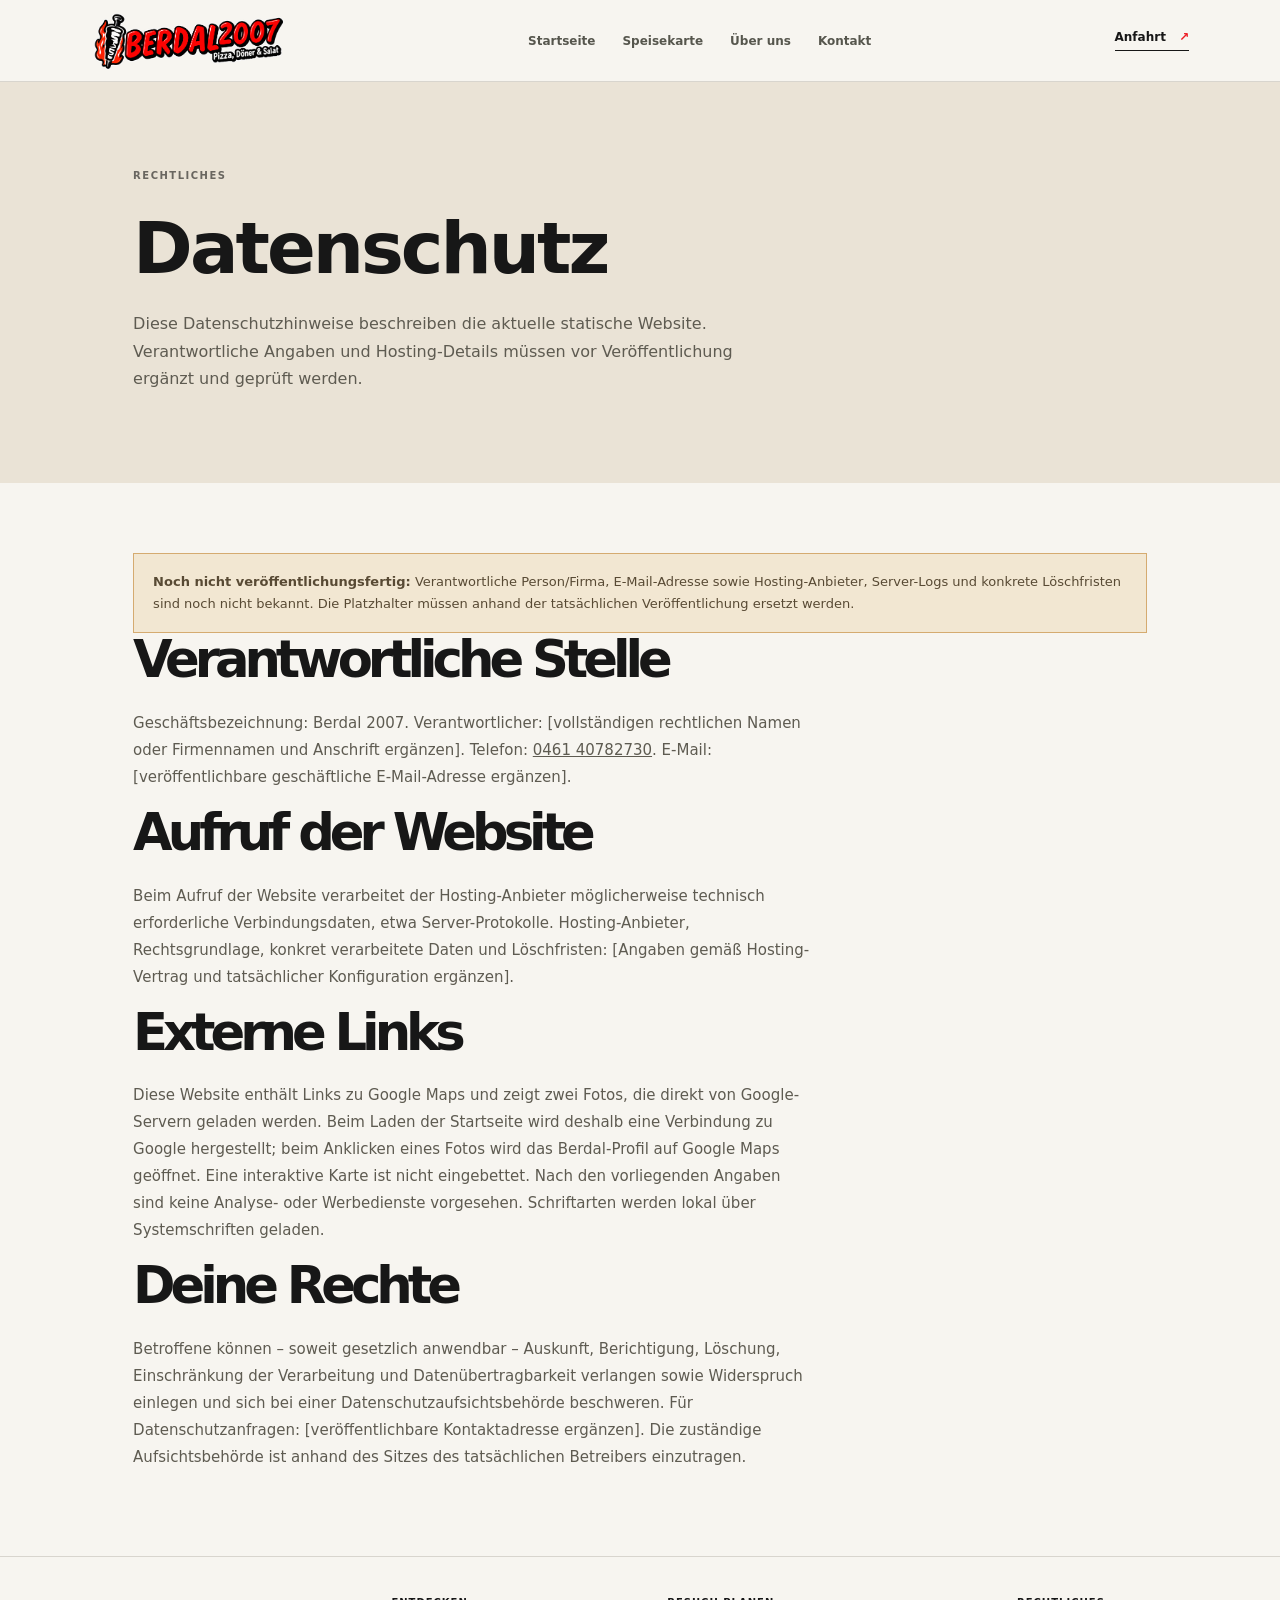
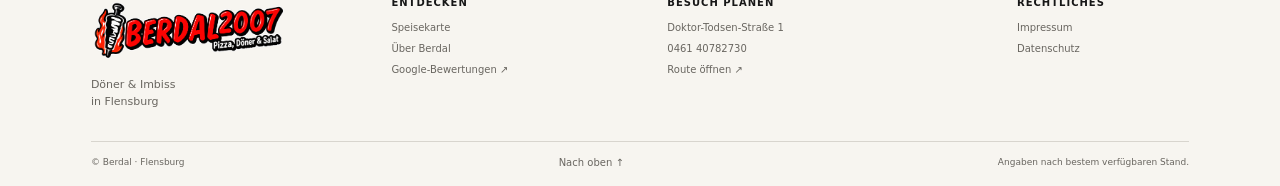
<file: datenschutz.html>
<!doctype html>
<html lang="de">
  <head>
    <meta charset="utf-8">
    <meta name="viewport" content="width=device-width, initial-scale=1">
    <meta name="theme-color" content="#f5f0e6">
    <meta name="robots" content="noindex,follow">
    <title>Datenschutz — Berdal Flensburg</title>
    <link rel="icon" type="image/png" sizes="64x64" href="assets/favicon.png">
    <link rel="stylesheet" href="styles.css">
  </head>
  <body id="top">
    <header class="site-header">
      <a class="wordmark" href="index.html" aria-label="Berdal 2007 – Startseite"><img class="brand-logo" src="assets/berdal-logo.png" alt="Berdal 2007 – Pizza, Döner & Salat"></a>
      <nav aria-label="Hauptnavigation"><a href="index.html">Startseite</a><a href="speisekarte.html">Speisekarte</a><a href="ueber-uns.html">Über uns</a><a href="kontakt.html">Kontakt</a></nav>
      <a class="header-menu" href="kontakt.html">Anfahrt <span aria-hidden="true">↗</span></a>
    </header>
    <main>
      <section class="subpage-hero">
        <div class="section-kicker">RECHTLICHES</div>
        <h1>Datenschutz</h1>
        <p>Diese Datenschutzhinweise beschreiben die aktuelle statische Website. Verantwortliche Angaben und Hosting-Details müssen vor Veröffentlichung ergänzt und geprüft werden.</p>
      </section>
      <section class="content-section">
        <div class="legal-warning"><strong>Noch nicht veröffentlichungsfertig:</strong> Verantwortliche Person/Firma, E-Mail-Adresse sowie Hosting-Anbieter, Server-Logs und konkrete Löschfristen sind noch nicht bekannt. Die Platzhalter müssen anhand der tatsächlichen Veröffentlichung ersetzt werden.</div>
        <h2 class="content-spaced">Verantwortliche Stelle</h2>
        <p>Geschäftsbezeichnung: Berdal 2007. Verantwortlicher: [vollständigen rechtlichen Namen oder Firmennamen und Anschrift ergänzen]. Telefon: <a href="tel:+4946140782730">0461 40782730</a>. E-Mail: [veröffentlichbare geschäftliche E-Mail-Adresse ergänzen].</p>
        <h2 class="content-spaced">Aufruf der Website</h2>
        <p>Beim Aufruf der Website verarbeitet der Hosting-Anbieter möglicherweise technisch erforderliche Verbindungsdaten, etwa Server-Protokolle. Hosting-Anbieter, Rechtsgrundlage, konkret verarbeitete Daten und Löschfristen: [Angaben gemäß Hosting-Vertrag und tatsächlicher Konfiguration ergänzen].</p>
        <h2 class="content-spaced">Externe Links</h2>
        <p>Diese Website enthält Links zu Google Maps und zeigt zwei Fotos, die direkt von Google-Servern geladen werden. Beim Laden der Startseite wird deshalb eine Verbindung zu Google hergestellt; beim Anklicken eines Fotos wird das Berdal-Profil auf Google Maps geöffnet. Eine interaktive Karte ist nicht eingebettet. Nach den vorliegenden Angaben sind keine Analyse- oder Werbedienste vorgesehen. Schriftarten werden lokal über Systemschriften geladen.</p>
        <h2 class="content-spaced">Deine Rechte</h2>
        <p>Betroffene können – soweit gesetzlich anwendbar – Auskunft, Berichtigung, Löschung, Einschränkung der Verarbeitung und Datenübertragbarkeit verlangen sowie Widerspruch einlegen und sich bei einer Datenschutzaufsichtsbehörde beschweren. Für Datenschutzanfragen: [veröffentlichbare Kontaktadresse ergänzen]. Die zuständige Aufsichtsbehörde ist anhand des Sitzes des tatsächlichen Betreibers einzutragen.</p>
      </section>
    </main>
    <footer class="site-footer">
      <div class="footer-brand"><a class="wordmark" href="index.html" aria-label="Berdal 2007 – Startseite"><img class="brand-logo" src="assets/berdal-logo.png" alt="Berdal 2007 – Pizza, Döner & Salat"></a><p>Döner & Imbiss<br>in Flensburg</p></div>
      <div class="footer-column"><strong>Entdecken</strong><a href="speisekarte.html">Speisekarte</a><a href="ueber-uns.html">Über Berdal</a><a href="https://www.google.com/maps/search/?api=1&query=Berdal%2C+Doktor-Todsen-Stra%C3%9Fe+1%2C+Flensburg" target="_blank" rel="noreferrer">Google-Bewertungen ↗</a></div>
      <div class="footer-column"><strong>Besuch planen</strong><a href="kontakt.html">Doktor-Todsen-Straße 1</a><a href="tel:+4946140782730">0461 40782730</a><a href="https://www.google.com/maps/dir/?api=1&destination=Doktor-Todsen-Stra%C3%9Fe+1%2C+24937+Flensburg" target="_blank" rel="noreferrer">Route öffnen ↗</a></div>
      <div class="footer-column"><strong>Rechtliches</strong><a href="impressum.html">Impressum</a><a href="datenschutz.html">Datenschutz</a></div>
      <div class="footer-bottom"><span>© Berdal · Flensburg</span><a href="#top">Nach oben ↑</a><span>Angaben nach bestem verfügbaren Stand.</span></div>
    </footer>
  </body>
</html>
</file>
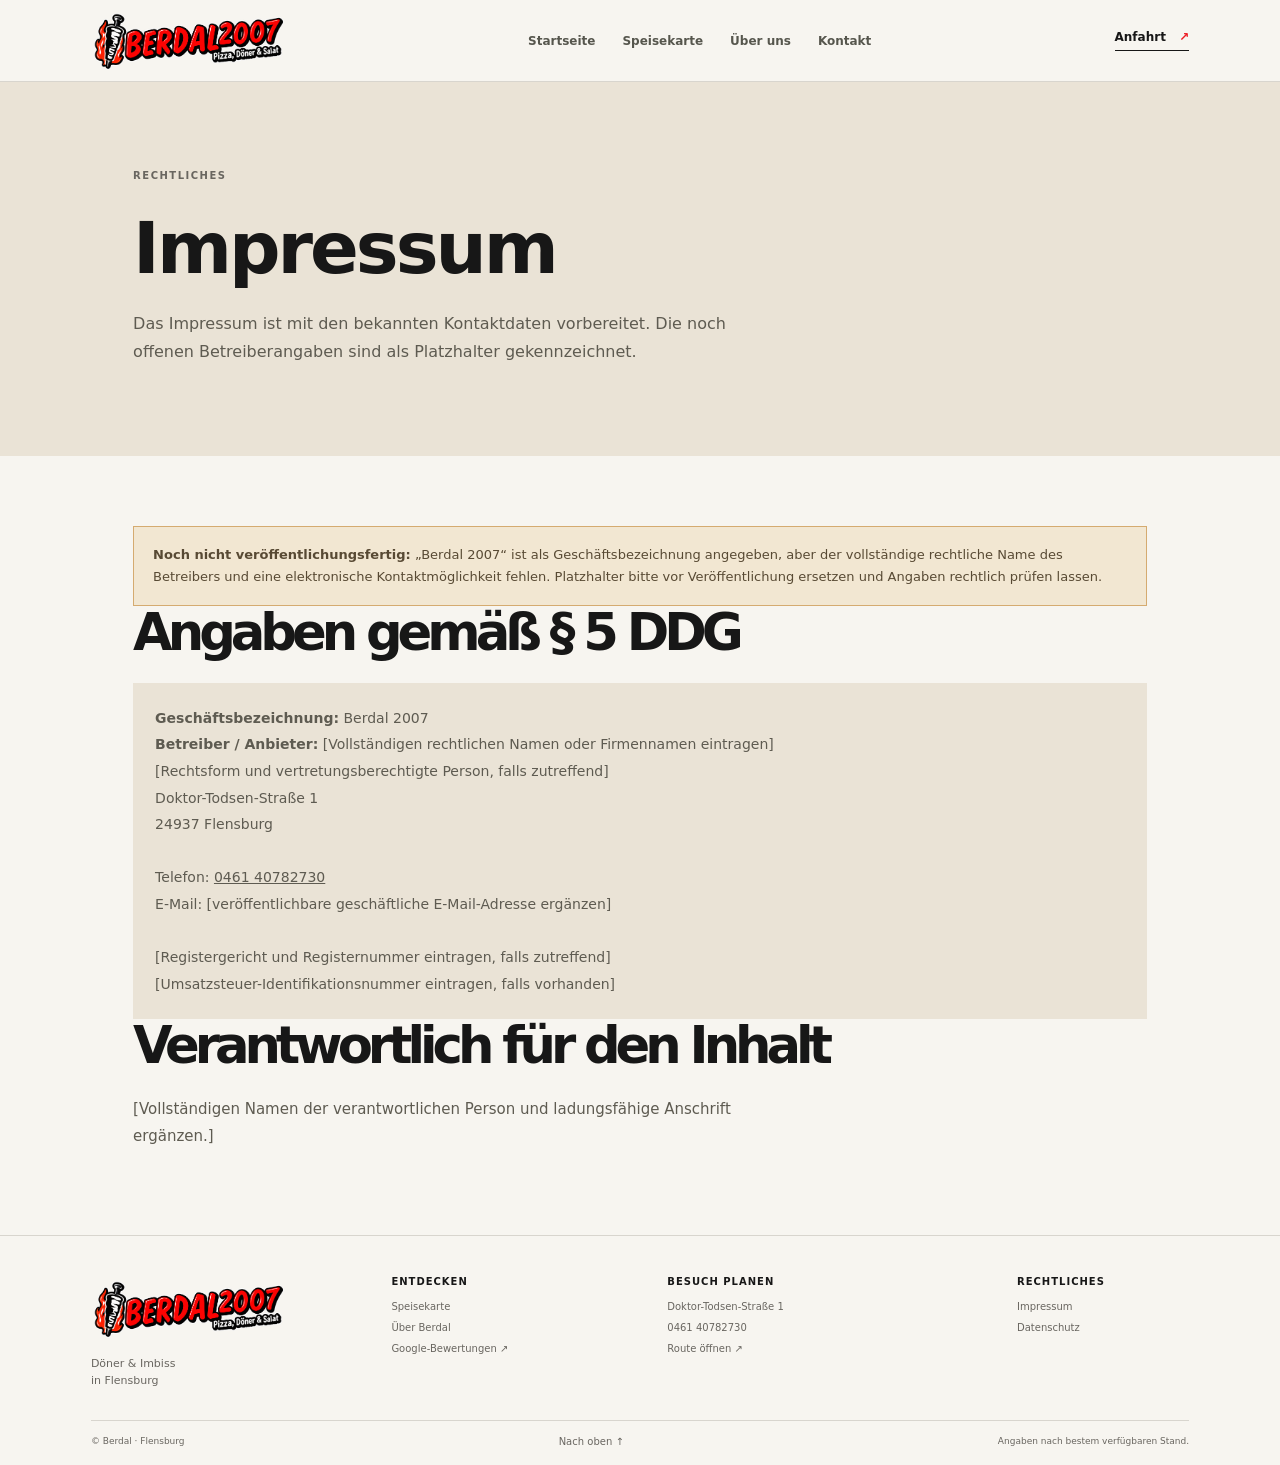
<file: impressum.html>
<!doctype html>
<html lang="de">
  <head>
    <meta charset="utf-8">
    <meta name="viewport" content="width=device-width, initial-scale=1">
    <meta name="theme-color" content="#f5f0e6">
    <meta name="robots" content="noindex,follow">
    <title>Impressum — Berdal Flensburg</title>
    <link rel="icon" type="image/png" sizes="64x64" href="assets/favicon.png">
    <link rel="stylesheet" href="styles.css">
  </head>
  <body id="top">
    <header class="site-header">
      <a class="wordmark" href="index.html" aria-label="Berdal 2007 – Startseite"><img class="brand-logo" src="assets/berdal-logo.png" alt="Berdal 2007 – Pizza, Döner & Salat"></a>
      <nav aria-label="Hauptnavigation"><a href="index.html">Startseite</a><a href="speisekarte.html">Speisekarte</a><a href="ueber-uns.html">Über uns</a><a href="kontakt.html">Kontakt</a></nav>
      <a class="header-menu" href="kontakt.html">Anfahrt <span aria-hidden="true">↗</span></a>
    </header>
    <main>
      <section class="subpage-hero">
        <div class="section-kicker">RECHTLICHES</div>
        <h1>Impressum</h1>
        <p>Das Impressum ist mit den bekannten Kontaktdaten vorbereitet. Die noch offenen Betreiberangaben sind als Platzhalter gekennzeichnet.</p>
      </section>
      <section class="content-section">
        <div class="legal-warning"><strong>Noch nicht veröffentlichungsfertig:</strong> „Berdal 2007“ ist als Geschäftsbezeichnung angegeben, aber der vollständige rechtliche Name des Betreibers und eine elektronische Kontaktmöglichkeit fehlen. Platzhalter bitte vor Veröffentlichung ersetzen und Angaben rechtlich prüfen lassen.</div>
        <h2 class="content-spaced">Angaben gemäß § 5 DDG</h2>
        <div class="legal-fields"><strong>Geschäftsbezeichnung:</strong> Berdal 2007<br><strong>Betreiber / Anbieter:</strong> [Vollständigen rechtlichen Namen oder Firmennamen eintragen]<br>[Rechtsform und vertretungsberechtigte Person, falls zutreffend]<br>Doktor-Todsen-Straße 1<br>24937 Flensburg<br><br>Telefon: <a href="tel:+4946140782730">0461 40782730</a><br>E-Mail: [veröffentlichbare geschäftliche E-Mail-Adresse ergänzen]<br><br>[Registergericht und Registernummer eintragen, falls zutreffend]<br>[Umsatzsteuer-Identifikationsnummer eintragen, falls vorhanden]</div>
        <h2 class="content-spaced">Verantwortlich für den Inhalt</h2>
        <p>[Vollständigen Namen der verantwortlichen Person und ladungsfähige Anschrift ergänzen.]</p>
      </section>
    </main>
    <footer class="site-footer">
      <div class="footer-brand"><a class="wordmark" href="index.html" aria-label="Berdal 2007 – Startseite"><img class="brand-logo" src="assets/berdal-logo.png" alt="Berdal 2007 – Pizza, Döner & Salat"></a><p>Döner & Imbiss<br>in Flensburg</p></div>
      <div class="footer-column"><strong>Entdecken</strong><a href="speisekarte.html">Speisekarte</a><a href="ueber-uns.html">Über Berdal</a><a href="https://www.google.com/maps/search/?api=1&query=Berdal%2C+Doktor-Todsen-Stra%C3%9Fe+1%2C+Flensburg" target="_blank" rel="noreferrer">Google-Bewertungen ↗</a></div>
      <div class="footer-column"><strong>Besuch planen</strong><a href="kontakt.html">Doktor-Todsen-Straße 1</a><a href="tel:+4946140782730">0461 40782730</a><a href="https://www.google.com/maps/dir/?api=1&destination=Doktor-Todsen-Stra%C3%9Fe+1%2C+24937+Flensburg" target="_blank" rel="noreferrer">Route öffnen ↗</a></div>
      <div class="footer-column"><strong>Rechtliches</strong><a href="impressum.html">Impressum</a><a href="datenschutz.html">Datenschutz</a></div>
      <div class="footer-bottom"><span>© Berdal · Flensburg</span><a href="#top">Nach oben ↑</a><span>Angaben nach bestem verfügbaren Stand.</span></div>
    </footer>
  </body>
</html>
</file>
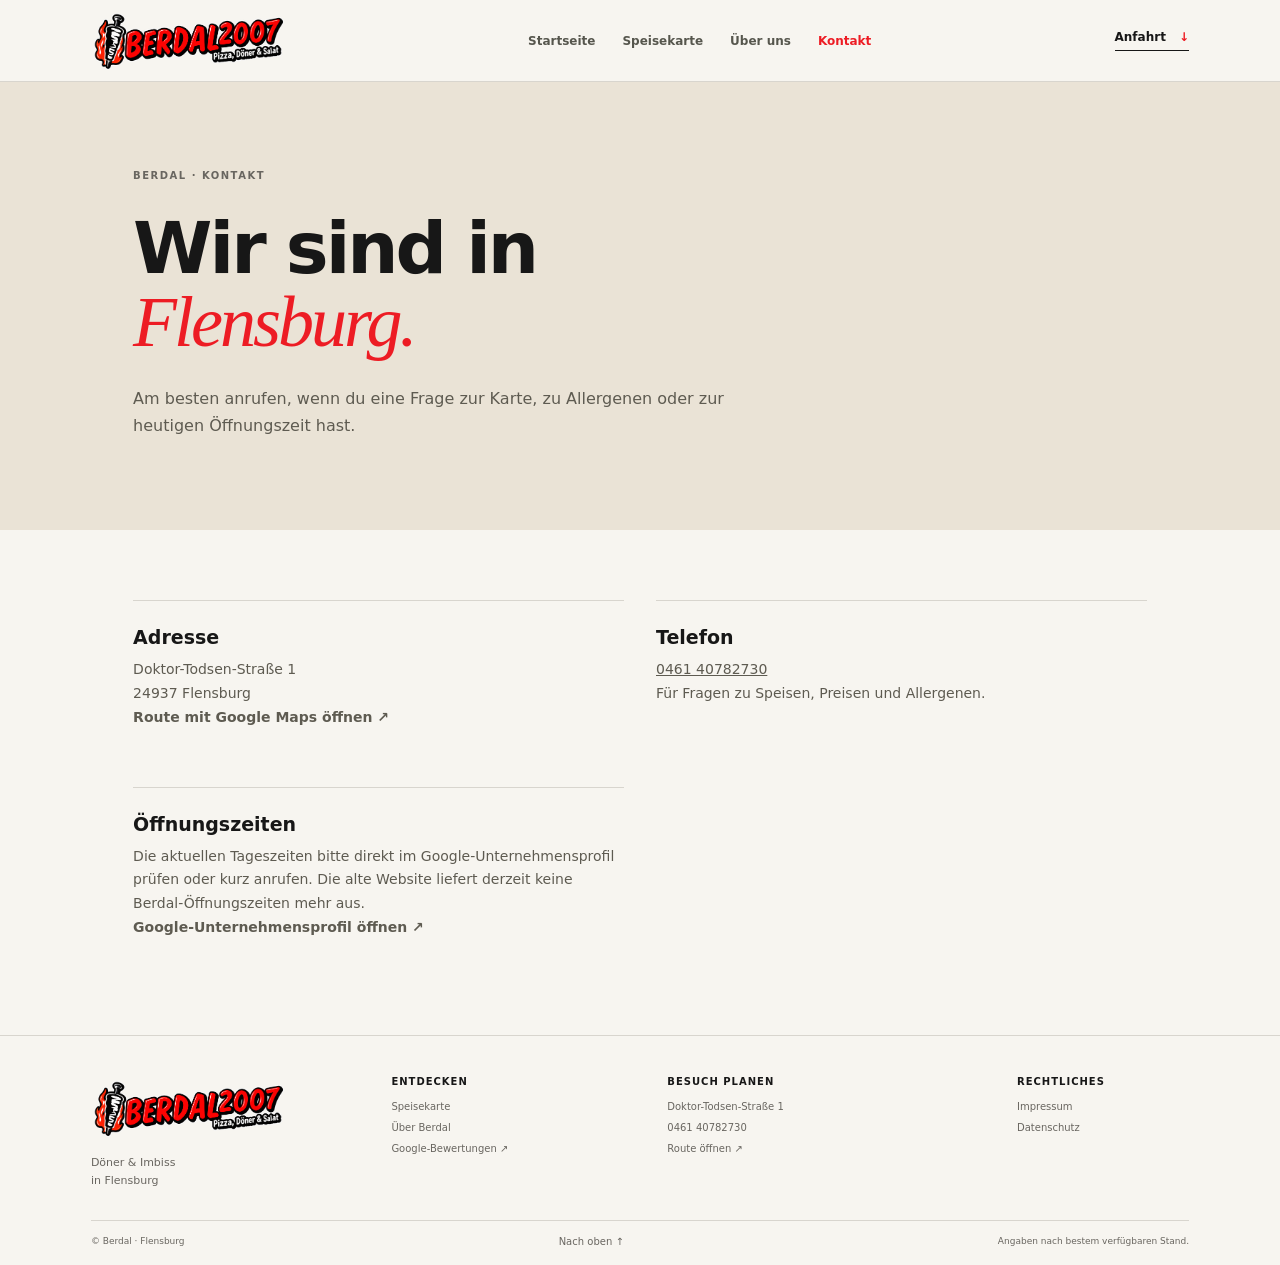
<file: kontakt.html>
<!doctype html>
<html lang="de">
  <head>
    <meta charset="utf-8">
    <meta name="viewport" content="width=device-width, initial-scale=1">
    <meta name="theme-color" content="#f5f0e6">
    <meta name="description" content="Adresse, Telefon, Öffnungszeiten und Anfahrt zu Berdal in Flensburg.">
    <title>Kontakt & Anfahrt — Berdal Flensburg</title>
    <link rel="icon" type="image/png" sizes="64x64" href="assets/favicon.png">
    <link rel="stylesheet" href="styles.css">
  </head>
  <body id="top">
    <header class="site-header">
      <a class="wordmark" href="index.html" aria-label="Berdal 2007 – Startseite"><img class="brand-logo" src="assets/berdal-logo.png" alt="Berdal 2007 – Pizza, Döner & Salat"></a>
      <nav aria-label="Hauptnavigation">
        <a href="index.html">Startseite</a>
        <a href="speisekarte.html">Speisekarte</a>
        <a href="ueber-uns.html">Über uns</a>
        <a href="kontakt.html" aria-current="page">Kontakt</a>
      </nav>
      <a class="header-menu" href="#adresse">Anfahrt <span aria-hidden="true">↓</span></a>
    </header>
    <main>
      <section class="subpage-hero">
        <div class="section-kicker">BERDAL · KONTAKT</div>
        <h1>Wir sind in<br><em>Flensburg.</em></h1>
        <p>Am besten anrufen, wenn du eine Frage zur Karte, zu Allergenen oder zur heutigen Öffnungszeit hast.</p>
      </section>
      <section class="content-section" id="adresse">
        <div class="contact-grid">
          <div class="contact-item">
            <h3>Adresse</h3>
            <address>Doktor-Todsen-Straße 1<br>24937 Flensburg</address>
            <p class="contact-link-block"><a class="text-link" href="https://www.google.com/maps/dir/?api=1&destination=Doktor-Todsen-Stra%C3%9Fe+1%2C+24937+Flensburg" target="_blank" rel="noreferrer">Route mit Google Maps öffnen ↗</a></p>
          </div>
          <div class="contact-item">
            <h3>Telefon</h3>
            <a href="tel:+4946140782730">0461 40782730</a>
            <p class="contact-copy-spaced">Für Fragen zu Speisen, Preisen und Allergenen.</p>
          </div>
          <div class="contact-item" id="zeiten">
            <h3>Öffnungszeiten</h3>
            <p>Die aktuellen Tageszeiten bitte direkt im Google-Unternehmensprofil prüfen oder kurz anrufen. Die alte Website liefert derzeit keine Berdal-Öffnungszeiten mehr aus.</p>
            <p class="contact-link-block"><a class="text-link" href="https://www.google.com/maps/search/?api=1&query=Berdal%2C+Doktor-Todsen-Stra%C3%9Fe+1%2C+Flensburg" target="_blank" rel="noreferrer">Google-Unternehmensprofil öffnen ↗</a></p>
          </div>
        </div>
      </section>
    </main>
    <footer class="site-footer">
      <div class="footer-brand"><a class="wordmark" href="index.html" aria-label="Berdal 2007 – Startseite"><img class="brand-logo" src="assets/berdal-logo.png" alt="Berdal 2007 – Pizza, Döner & Salat"></a><p>Döner & Imbiss<br>in Flensburg</p></div>
      <div class="footer-column"><strong>Entdecken</strong><a href="speisekarte.html">Speisekarte</a><a href="ueber-uns.html">Über Berdal</a><a href="https://www.google.com/maps/search/?api=1&query=Berdal%2C+Doktor-Todsen-Stra%C3%9Fe+1%2C+Flensburg" target="_blank" rel="noreferrer">Google-Bewertungen ↗</a></div>
      <div class="footer-column"><strong>Besuch planen</strong><a href="kontakt.html">Doktor-Todsen-Straße 1</a><a href="tel:+4946140782730">0461 40782730</a><a href="https://www.google.com/maps/dir/?api=1&destination=Doktor-Todsen-Stra%C3%9Fe+1%2C+24937+Flensburg" target="_blank" rel="noreferrer">Route öffnen ↗</a></div>
      <div class="footer-column"><strong>Rechtliches</strong><a href="impressum.html">Impressum</a><a href="datenschutz.html">Datenschutz</a></div>
      <div class="footer-bottom"><span>© Berdal · Flensburg</span><a href="#top">Nach oben ↑</a><span>Angaben nach bestem verfügbaren Stand.</span></div>
    </footer>
  </body>
</html>
</file>
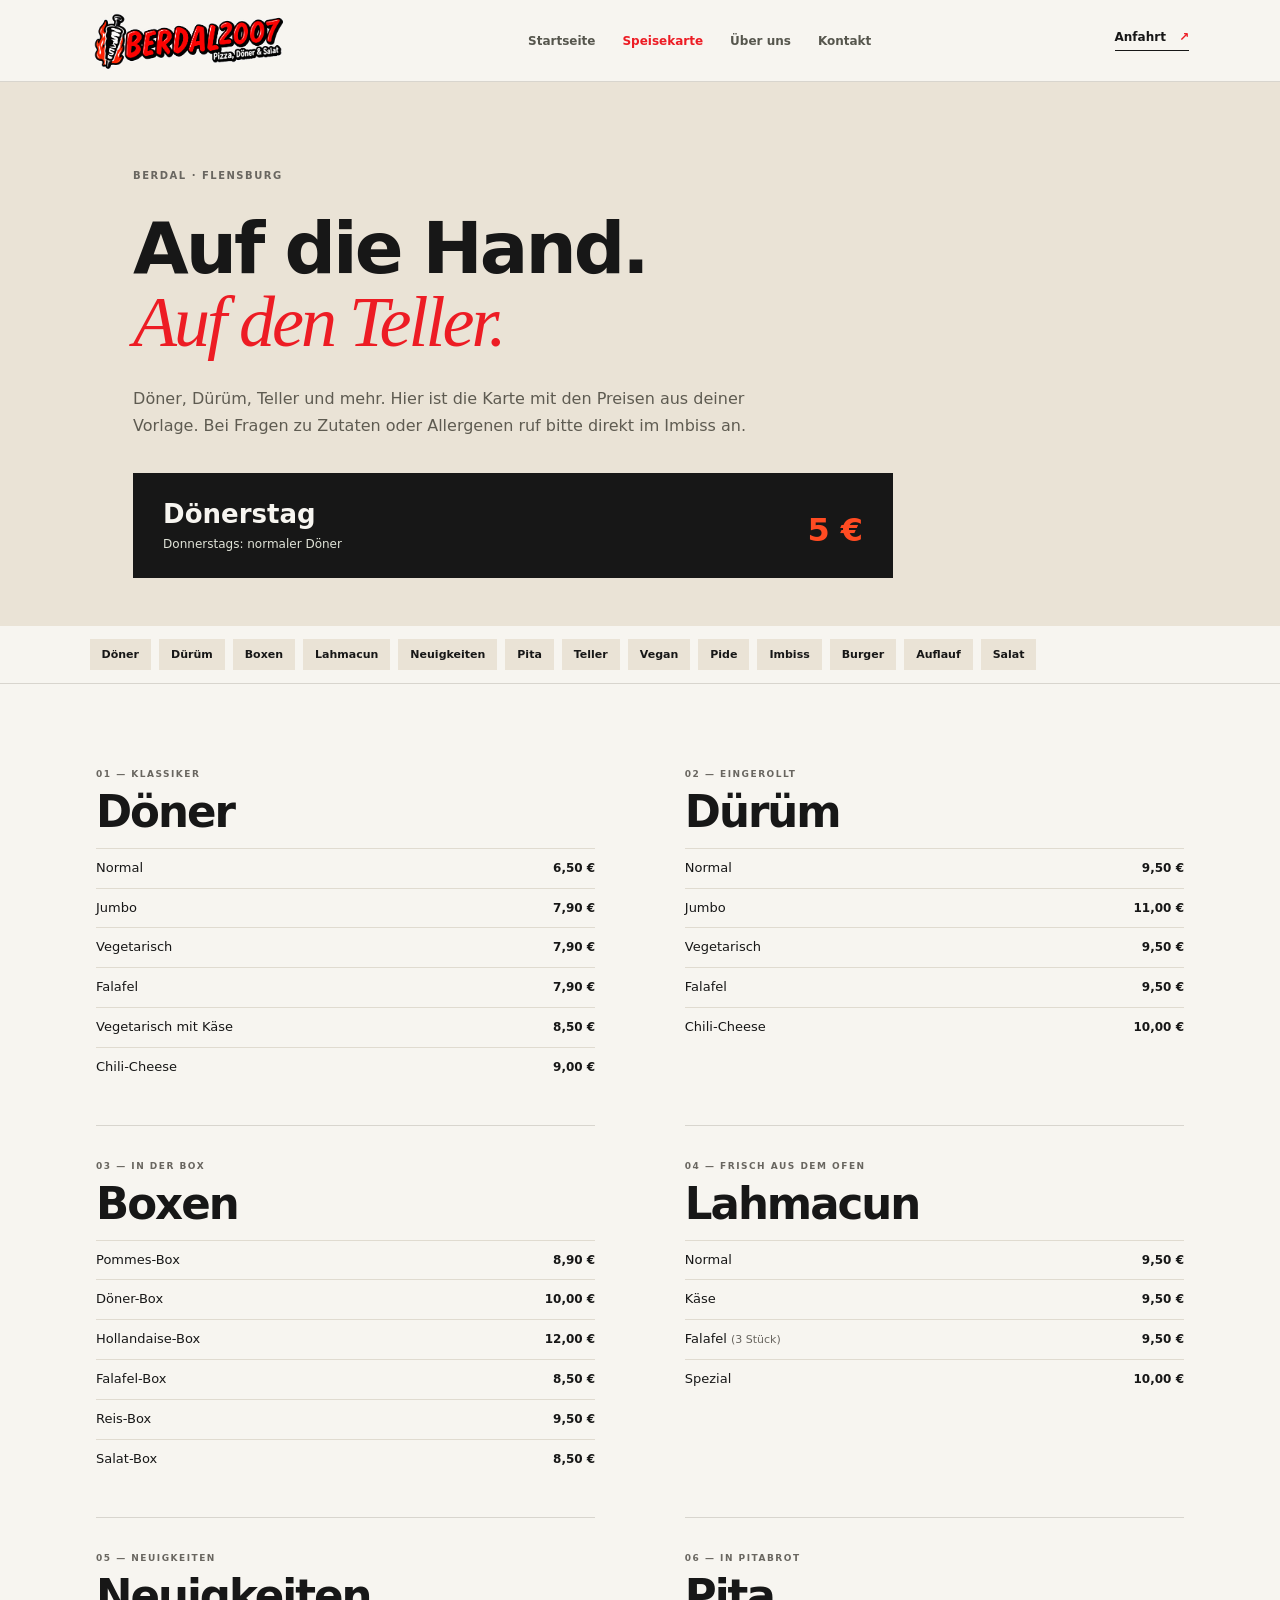
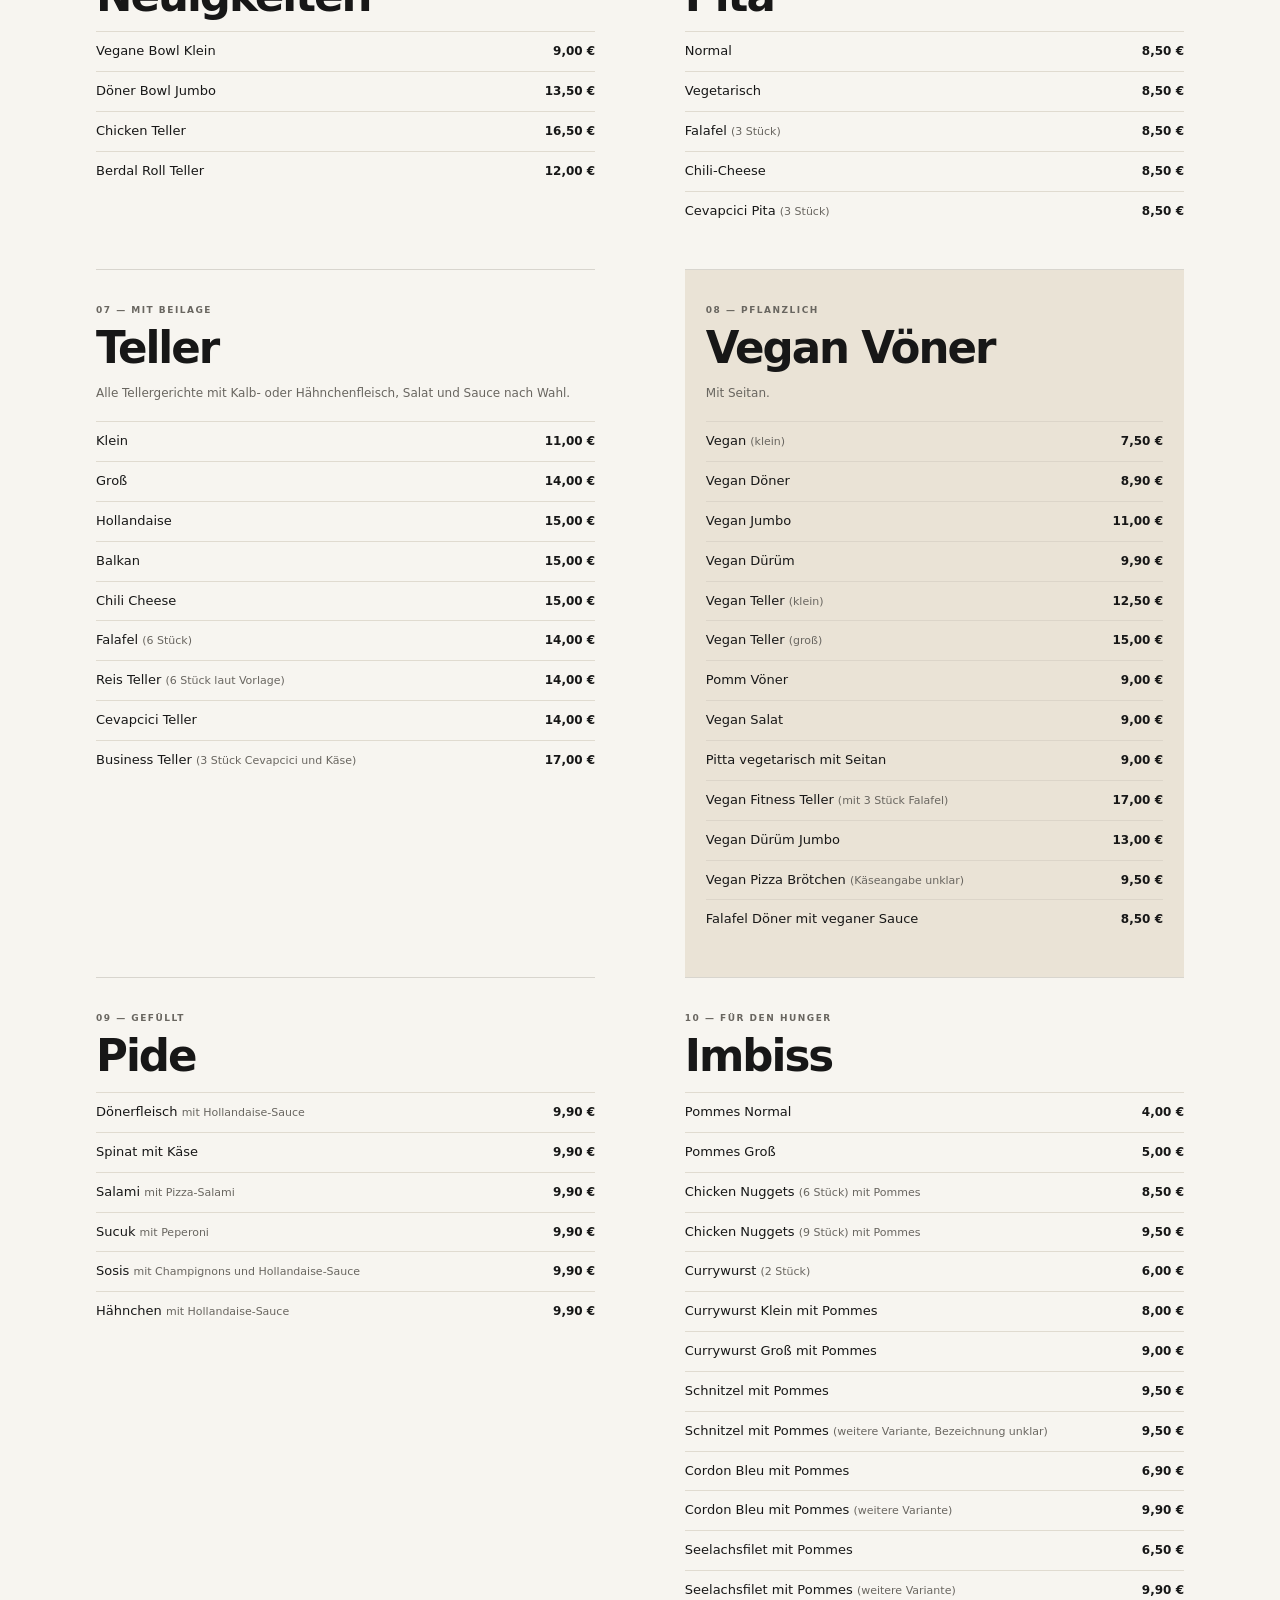
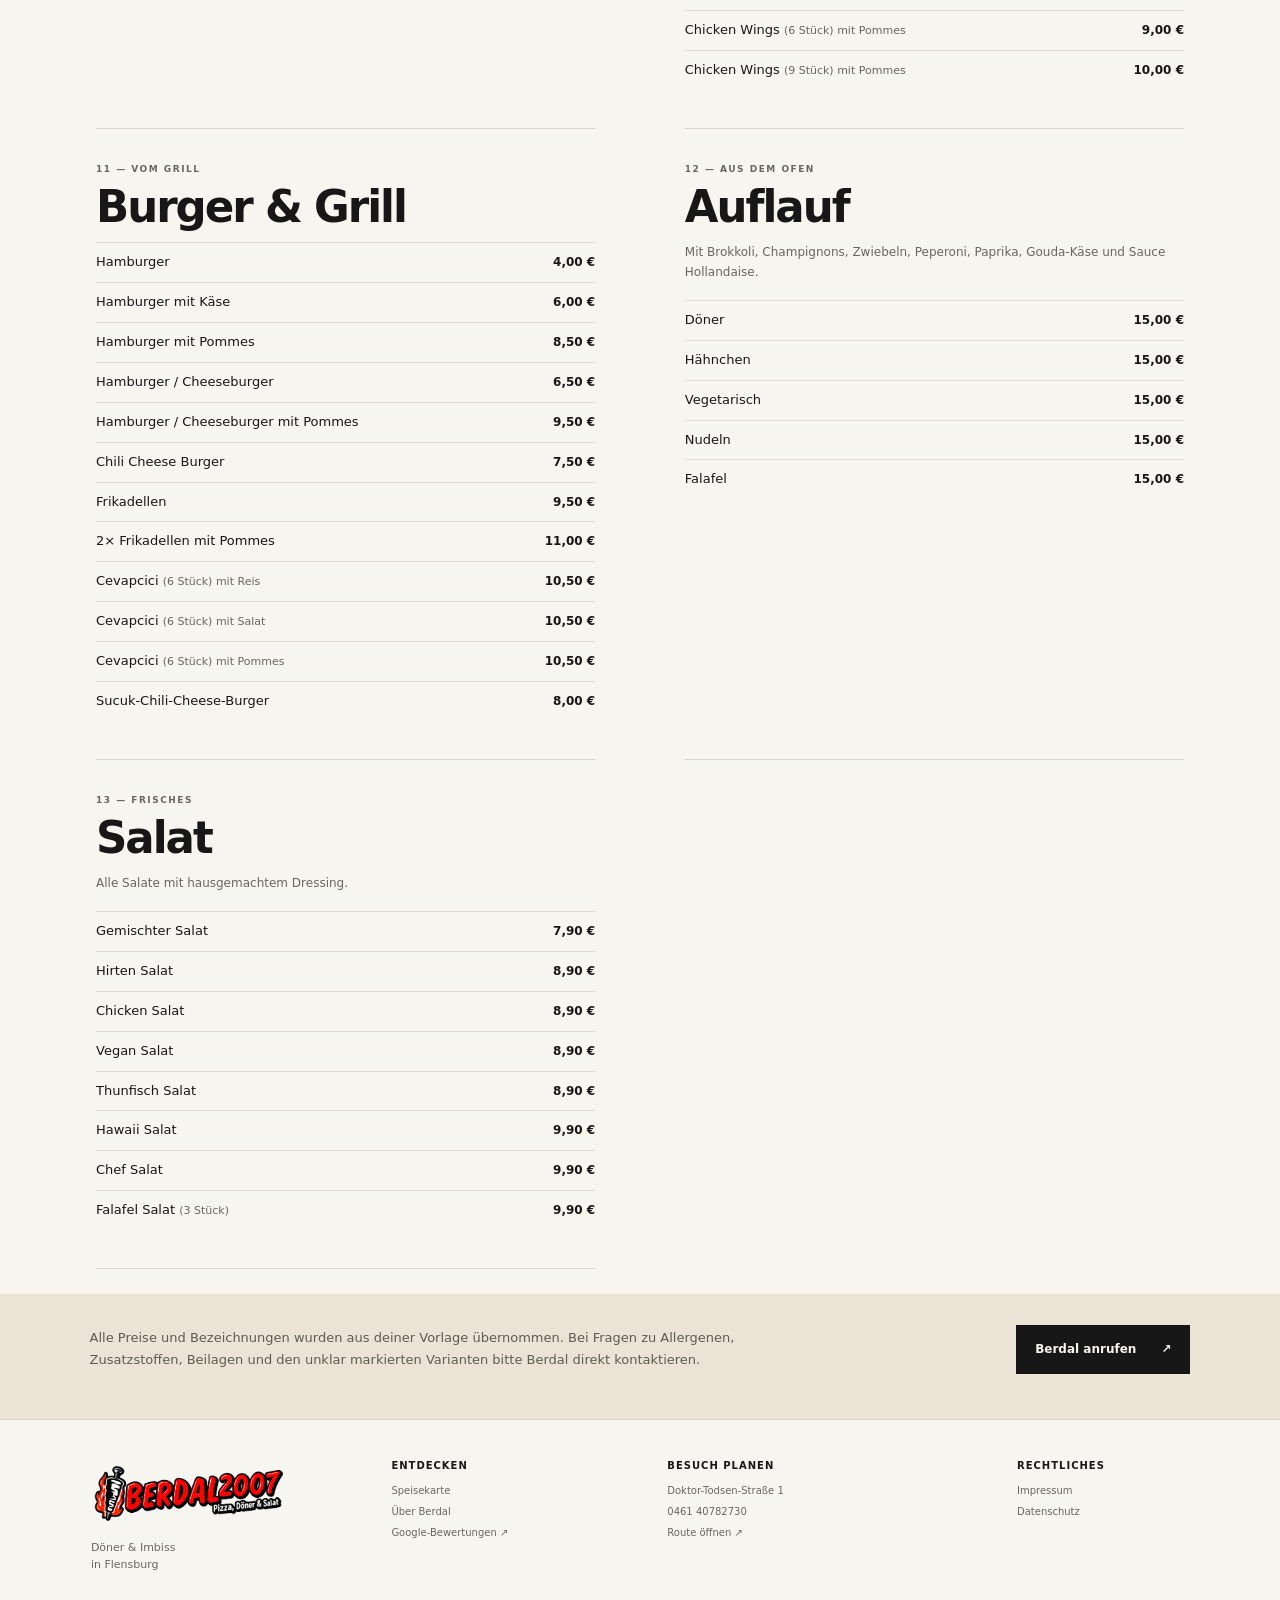
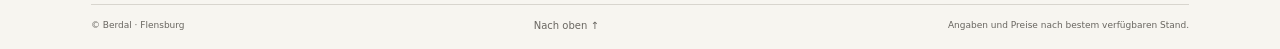
<file: speisekarte.html>
<!doctype html>
<html lang="de">
  <head>
    <meta charset="utf-8">
    <meta name="viewport" content="width=device-width, initial-scale=1">
    <meta name="theme-color" content="#f5f0e6">
    <meta name="description" content="Die Speisekarte von Berdal in Flensburg: Döner, Dürüm, Teller, vegane Gerichte, Pide, Burger, Salate und mehr.">
    <title>Speisekarte — Berdal Flensburg</title>
    <link rel="icon" type="image/png" sizes="64x64" href="assets/favicon.png">
    <link rel="stylesheet" href="styles.css">
  </head>
  <body id="top">
    <header class="site-header">
      <a class="wordmark" href="index.html" aria-label="Berdal 2007 – Startseite"><img class="brand-logo" src="assets/berdal-logo.png" alt="Berdal 2007 – Pizza, Döner & Salat"></a>
      <nav aria-label="Hauptnavigation">
        <a href="index.html">Startseite</a>
        <a href="speisekarte.html" aria-current="page">Speisekarte</a>
        <a href="ueber-uns.html">Über uns</a>
        <a href="kontakt.html">Kontakt</a>
      </nav>
      <a class="header-menu" href="kontakt.html">Anfahrt <span aria-hidden="true">↗</span></a>
    </header>
    <main>
      <section class="subpage-hero menu-hero">
        <div class="section-kicker">BERDAL · FLENSBURG</div>
        <h1>Auf die Hand.<br><em>Auf den Teller.</em></h1>
        <p>Döner, Dürüm, Teller und mehr. Hier ist die Karte mit den Preisen aus deiner Vorlage. Bei Fragen zu Zutaten oder Allergenen ruf bitte direkt im Imbiss an.</p>
        <div class="menu-promo">
          <div>
            <strong>Dönerstag</strong>
            <span>Donnerstags: normaler Döner</span>
          </div>
          <span class="promo-price">5 €</span>
        </div>
      </section>

      <nav class="menu-jump" aria-label="Zur Speisekarten-Kategorie">
        <a href="#doener">Döner</a><a href="#dueruem">Dürüm</a><a href="#boxen">Boxen</a>
        <a href="#lahmacun">Lahmacun</a><a href="#neuigkeiten">Neuigkeiten</a><a href="#pita">Pita</a>
        <a href="#teller">Teller</a><a href="#vegan">Vegan</a><a href="#pide">Pide</a>
        <a href="#imbiss">Imbiss</a><a href="#burger">Burger</a><a href="#auflauf">Auflauf</a><a href="#salat">Salat</a>
      </nav>

      <div class="full-menu">
        <section class="menu-section" id="doener">
          <div class="menu-section-heading"><span class="section-kicker">01 — KLASSIKER</span><h2>Döner</h2></div>
          <ul class="menu-items">
            <li><span>Normal</span><strong>6,50 €</strong></li>
            <li><span>Jumbo</span><strong>7,90 €</strong></li>
            <li><span>Vegetarisch</span><strong>7,90 €</strong></li>
            <li><span>Falafel</span><strong>7,90 €</strong></li>
            <li><span>Vegetarisch mit Käse</span><strong>8,50 €</strong></li>
            <li><span>Chili-Cheese</span><strong>9,00 €</strong></li>
          </ul>
        </section>

        <section class="menu-section" id="dueruem">
          <div class="menu-section-heading"><span class="section-kicker">02 — EINGEROLLT</span><h2>Dürüm</h2></div>
          <ul class="menu-items">
            <li><span>Normal</span><strong>9,50 €</strong></li>
            <li><span>Jumbo</span><strong>11,00 €</strong></li>
            <li><span>Vegetarisch</span><strong>9,50 €</strong></li>
            <li><span>Falafel</span><strong>9,50 €</strong></li>
            <li><span>Chili-Cheese</span><strong>10,00 €</strong></li>
          </ul>
        </section>

        <section class="menu-section" id="boxen">
          <div class="menu-section-heading"><span class="section-kicker">03 — IN DER BOX</span><h2>Boxen</h2></div>
          <ul class="menu-items">
            <li><span>Pommes-Box</span><strong>8,90 €</strong></li>
            <li><span>Döner-Box</span><strong>10,00 €</strong></li>
            <li><span>Hollandaise-Box</span><strong>12,00 €</strong></li>
            <li><span>Falafel-Box</span><strong>8,50 €</strong></li>
            <li><span>Reis-Box</span><strong>9,50 €</strong></li>
            <li><span>Salat-Box</span><strong>8,50 €</strong></li>
          </ul>
        </section>

        <section class="menu-section" id="lahmacun">
          <div class="menu-section-heading"><span class="section-kicker">04 — FRISCH AUS DEM OFEN</span><h2>Lahmacun</h2></div>
          <ul class="menu-items">
            <li><span>Normal</span><strong>9,50 €</strong></li>
            <li><span>Käse</span><strong>9,50 €</strong></li>
            <li><span>Falafel <small>(3 Stück)</small></span><strong>9,50 €</strong></li>
            <li><span>Spezial</span><strong>10,00 €</strong></li>
          </ul>
        </section>

        <section class="menu-section" id="neuigkeiten">
          <div class="menu-section-heading"><span class="section-kicker">05 — NEUIGKEITEN</span><h2>Neuigkeiten</h2></div>
          <ul class="menu-items">
            <li><span>Vegane Bowl Klein</span><strong>9,00 €</strong></li>
            <li><span>Döner Bowl Jumbo</span><strong>13,50 €</strong></li>
            <li><span>Chicken Teller</span><strong>16,50 €</strong></li>
            <li><span>Berdal Roll Teller</span><strong>12,00 €</strong></li>
          </ul>
        </section>

        <section class="menu-section" id="pita">
          <div class="menu-section-heading"><span class="section-kicker">06 — IN PITABROT</span><h2>Pita</h2></div>
          <ul class="menu-items">
            <li><span>Normal</span><strong>8,50 €</strong></li>
            <li><span>Vegetarisch</span><strong>8,50 €</strong></li>
            <li><span>Falafel <small>(3 Stück)</small></span><strong>8,50 €</strong></li>
            <li><span>Chili-Cheese</span><strong>8,50 €</strong></li>
            <li><span>Cevapcici Pita <small>(3 Stück)</small></span><strong>8,50 €</strong></li>
          </ul>
        </section>

        <section class="menu-section" id="teller">
          <div class="menu-section-heading"><span class="section-kicker">07 — MIT BEILAGE</span><h2>Teller</h2></div>
          <p class="menu-description">Alle Tellergerichte mit Kalb- oder Hähnchenfleisch, Salat und Sauce nach Wahl.</p>
          <ul class="menu-items">
            <li><span>Klein</span><strong>11,00 €</strong></li>
            <li><span>Groß</span><strong>14,00 €</strong></li>
            <li><span>Hollandaise</span><strong>15,00 €</strong></li>
            <li><span>Balkan</span><strong>15,00 €</strong></li>
            <li><span>Chili Cheese</span><strong>15,00 €</strong></li>
            <li><span>Falafel <small>(6 Stück)</small></span><strong>14,00 €</strong></li>
            <li><span>Reis Teller <small>(6 Stück laut Vorlage)</small></span><strong>14,00 €</strong></li>
            <li><span>Cevapcici Teller</span><strong>14,00 €</strong></li>
            <li><span>Business Teller <small>(3 Stück Cevapcici und Käse)</small></span><strong>17,00 €</strong></li>
          </ul>
        </section>

        <section class="menu-section menu-section-featured" id="vegan">
          <div class="menu-section-heading"><span class="section-kicker">08 — PFLANZLICH</span><h2>Vegan Vöner</h2></div>
          <p class="menu-description">Mit Seitan.</p>
          <ul class="menu-items">
            <li><span>Vegan <small>(klein)</small></span><strong>7,50 €</strong></li>
            <li><span>Vegan Döner</span><strong>8,90 €</strong></li>
            <li><span>Vegan Jumbo</span><strong>11,00 €</strong></li>
            <li><span>Vegan Dürüm</span><strong>9,90 €</strong></li>
            <li><span>Vegan Teller <small>(klein)</small></span><strong>12,50 €</strong></li>
            <li><span>Vegan Teller <small>(groß)</small></span><strong>15,00 €</strong></li>
            <li><span>Pomm Vöner</span><strong>9,00 €</strong></li>
            <li><span>Vegan Salat</span><strong>9,00 €</strong></li>
            <li><span>Pitta vegetarisch mit Seitan</span><strong>9,00 €</strong></li>
            <li><span>Vegan Fitness Teller <small>(mit 3 Stück Falafel)</small></span><strong>17,00 €</strong></li>
            <li><span>Vegan Dürüm Jumbo</span><strong>13,00 €</strong></li>
            <li><span>Vegan Pizza Brötchen <small>(Käseangabe unklar)</small></span><strong>9,50 €</strong></li>
            <li><span>Falafel Döner mit veganer Sauce</span><strong>8,50 €</strong></li>
          </ul>
        </section>

        <section class="menu-section" id="pide">
          <div class="menu-section-heading"><span class="section-kicker">09 — GEFÜLLT</span><h2>Pide</h2></div>
          <ul class="menu-items">
            <li><span>Dönerfleisch <small>mit Hollandaise-Sauce</small></span><strong>9,90 €</strong></li>
            <li><span>Spinat mit Käse</span><strong>9,90 €</strong></li>
            <li><span>Salami <small>mit Pizza-Salami</small></span><strong>9,90 €</strong></li>
            <li><span>Sucuk <small>mit Peperoni</small></span><strong>9,90 €</strong></li>
            <li><span>Sosis <small>mit Champignons und Hollandaise-Sauce</small></span><strong>9,90 €</strong></li>
            <li><span>Hähnchen <small>mit Hollandaise-Sauce</small></span><strong>9,90 €</strong></li>
          </ul>
        </section>

        <section class="menu-section" id="imbiss">
          <div class="menu-section-heading"><span class="section-kicker">10 — FÜR DEN HUNGER</span><h2>Imbiss</h2></div>
          <ul class="menu-items">
            <li><span>Pommes Normal</span><strong>4,00 €</strong></li>
            <li><span>Pommes Groß</span><strong>5,00 €</strong></li>
            <li><span>Chicken Nuggets <small>(6 Stück) mit Pommes</small></span><strong>8,50 €</strong></li>
            <li><span>Chicken Nuggets <small>(9 Stück) mit Pommes</small></span><strong>9,50 €</strong></li>
            <li><span>Currywurst <small>(2 Stück)</small></span><strong>6,00 €</strong></li>
            <li><span>Currywurst Klein mit Pommes</span><strong>8,00 €</strong></li>
            <li><span>Currywurst Groß mit Pommes</span><strong>9,00 €</strong></li>
            <li><span>Schnitzel mit Pommes</span><strong>9,50 €</strong></li>
            <li><span>Schnitzel mit Pommes <small>(weitere Variante, Bezeichnung unklar)</small></span><strong>9,50 €</strong></li>
            <li><span>Cordon Bleu mit Pommes</span><strong>6,90 €</strong></li>
            <li><span>Cordon Bleu mit Pommes <small>(weitere Variante)</small></span><strong>9,90 €</strong></li>
            <li><span>Seelachsfilet mit Pommes</span><strong>6,50 €</strong></li>
            <li><span>Seelachsfilet mit Pommes <small>(weitere Variante)</small></span><strong>9,90 €</strong></li>
            <li><span>Chicken Wings <small>(6 Stück) mit Pommes</small></span><strong>9,00 €</strong></li>
            <li><span>Chicken Wings <small>(9 Stück) mit Pommes</small></span><strong>10,00 €</strong></li>
          </ul>
        </section>

        <section class="menu-section" id="burger">
          <div class="menu-section-heading"><span class="section-kicker">11 — VOM GRILL</span><h2>Burger & Grill</h2></div>
          <ul class="menu-items">
            <li><span>Hamburger</span><strong>4,00 €</strong></li>
            <li><span>Hamburger mit Käse</span><strong>6,00 €</strong></li>
            <li><span>Hamburger mit Pommes</span><strong>8,50 €</strong></li>
            <li><span>Hamburger / Cheeseburger</span><strong>6,50 €</strong></li>
            <li><span>Hamburger / Cheeseburger mit Pommes</span><strong>9,50 €</strong></li>
            <li><span>Chili Cheese Burger</span><strong>7,50 €</strong></li>
            <li><span>Frikadellen</span><strong>9,50 €</strong></li>
            <li><span>2× Frikadellen mit Pommes</span><strong>11,00 €</strong></li>
            <li><span>Cevapcici <small>(6 Stück) mit Reis</small></span><strong>10,50 €</strong></li>
            <li><span>Cevapcici <small>(6 Stück) mit Salat</small></span><strong>10,50 €</strong></li>
            <li><span>Cevapcici <small>(6 Stück) mit Pommes</small></span><strong>10,50 €</strong></li>
            <li><span>Sucuk-Chili-Cheese-Burger</span><strong>8,00 €</strong></li>
          </ul>
        </section>

        <section class="menu-section" id="auflauf">
          <div class="menu-section-heading"><span class="section-kicker">12 — AUS DEM OFEN</span><h2>Auflauf</h2></div>
          <p class="menu-description">Mit Brokkoli, Champignons, Zwiebeln, Peperoni, Paprika, Gouda-Käse und Sauce Hollandaise.</p>
          <ul class="menu-items">
            <li><span>Döner</span><strong>15,00 €</strong></li>
            <li><span>Hähnchen</span><strong>15,00 €</strong></li>
            <li><span>Vegetarisch</span><strong>15,00 €</strong></li>
            <li><span>Nudeln</span><strong>15,00 €</strong></li>
            <li><span>Falafel</span><strong>15,00 €</strong></li>
          </ul>
        </section>

        <section class="menu-section" id="salat">
          <div class="menu-section-heading"><span class="section-kicker">13 — FRISCHES</span><h2>Salat</h2></div>
          <p class="menu-description">Alle Salate mit hausgemachtem Dressing.</p>
          <ul class="menu-items">
            <li><span>Gemischter Salat</span><strong>7,90 €</strong></li>
            <li><span>Hirten Salat</span><strong>8,90 €</strong></li>
            <li><span>Chicken Salat</span><strong>8,90 €</strong></li>
            <li><span>Vegan Salat</span><strong>8,90 €</strong></li>
            <li><span>Thunfisch Salat</span><strong>8,90 €</strong></li>
            <li><span>Hawaii Salat</span><strong>9,90 €</strong></li>
            <li><span>Chef Salat</span><strong>9,90 €</strong></li>
            <li><span>Falafel Salat <small>(3 Stück)</small></span><strong>9,90 €</strong></li>
          </ul>
        </section>
      </div>
      <section class="menu-end">
        <p>Alle Preise und Bezeichnungen wurden aus deiner Vorlage übernommen. Bei Fragen zu Allergenen, Zusatzstoffen, Beilagen und den unklar markierten Varianten bitte Berdal direkt kontaktieren.</p>
        <a class="button button-dark" href="tel:+4946140782730">Berdal anrufen <span aria-hidden="true">↗</span></a>
      </section>
    </main>
    <footer class="site-footer">
      <div class="footer-brand"><a class="wordmark" href="index.html" aria-label="Berdal 2007 – Startseite"><img class="brand-logo" src="assets/berdal-logo.png" alt="Berdal 2007 – Pizza, Döner & Salat"></a><p>Döner & Imbiss<br>in Flensburg</p></div>
      <div class="footer-column"><strong>Entdecken</strong><a href="speisekarte.html">Speisekarte</a><a href="ueber-uns.html">Über Berdal</a><a href="https://www.google.com/maps/search/?api=1&query=Berdal%2C+Doktor-Todsen-Stra%C3%9Fe+1%2C+Flensburg" target="_blank" rel="noreferrer">Google-Bewertungen ↗</a></div>
      <div class="footer-column"><strong>Besuch planen</strong><a href="kontakt.html">Doktor-Todsen-Straße 1</a><a href="tel:+4946140782730">0461 40782730</a><a href="https://www.google.com/maps/dir/?api=1&destination=Doktor-Todsen-Stra%C3%9Fe+1%2C+24937+Flensburg" target="_blank" rel="noreferrer">Route öffnen ↗</a></div>
      <div class="footer-column"><strong>Rechtliches</strong><a href="impressum.html">Impressum</a><a href="datenschutz.html">Datenschutz</a></div>
      <div class="footer-bottom"><span>© Berdal · Flensburg</span><a href="#top">Nach oben ↑</a><span>Angaben und Preise nach bestem verfügbaren Stand.</span></div>
    </footer>
  </body>
</html>
</file>
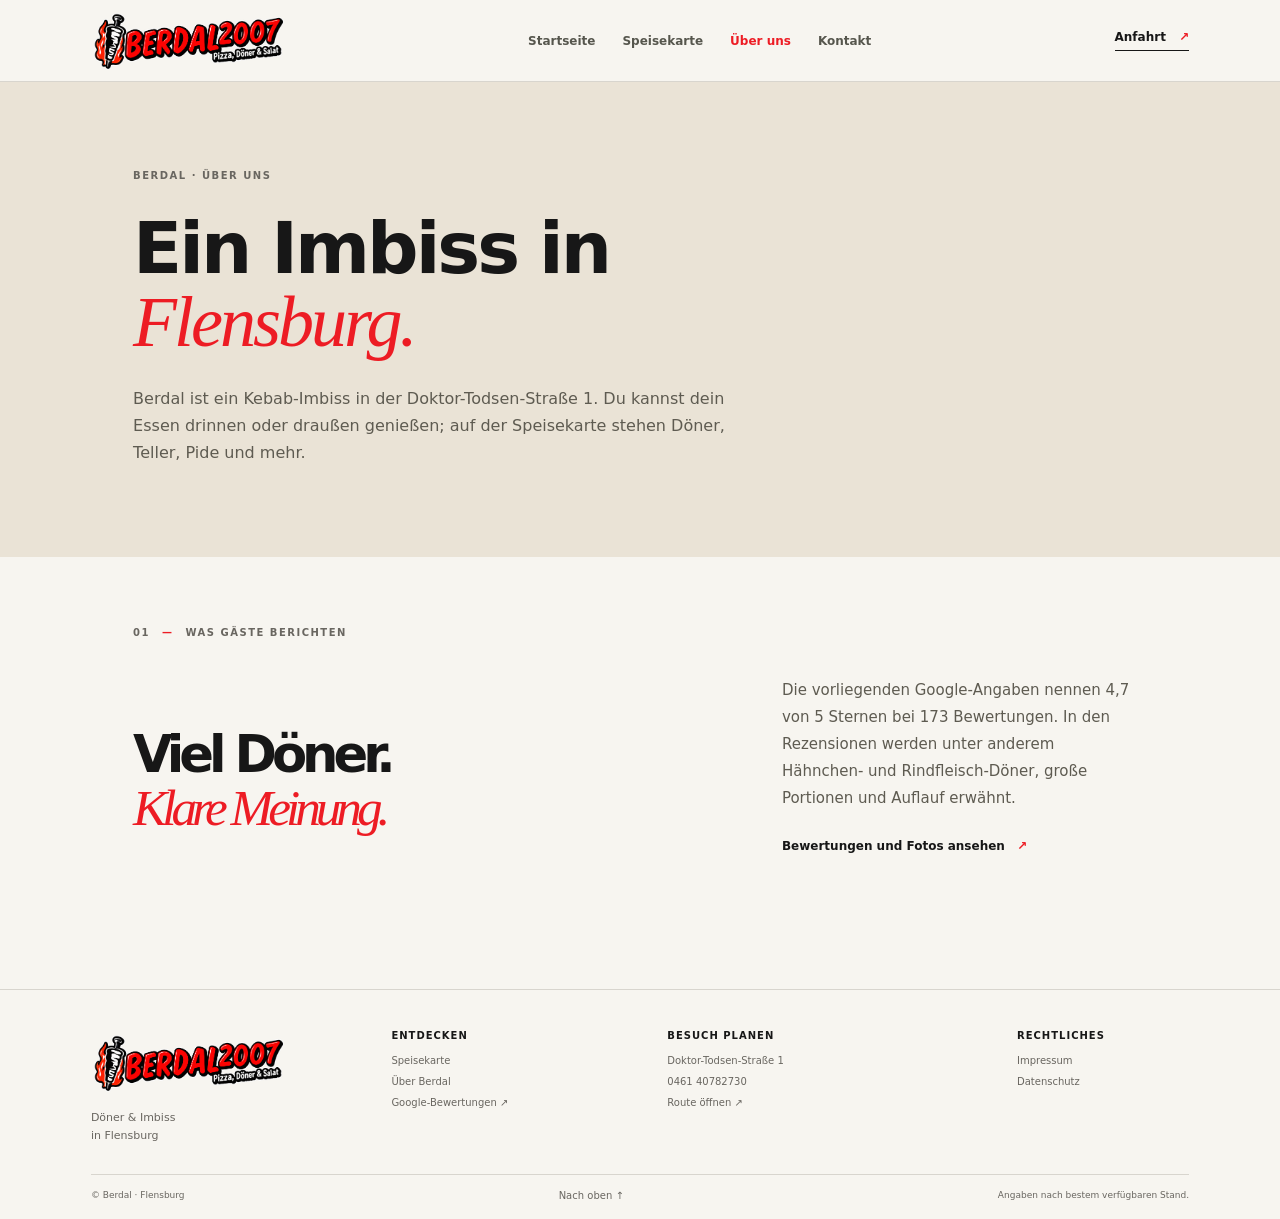
<file: ueber-uns.html>
<!doctype html>
<html lang="de">
  <head>
    <meta charset="utf-8">
    <meta name="viewport" content="width=device-width, initial-scale=1">
    <meta name="theme-color" content="#f5f0e6">
    <meta name="description" content="Berdal: Döner-Imbiss in der Doktor-Todsen-Straße in Flensburg.">
    <title>Über Berdal — Döner in Flensburg</title>
    <link rel="icon" type="image/png" sizes="64x64" href="assets/favicon.png">
    <link rel="stylesheet" href="styles.css">
  </head>
  <body id="top">
    <header class="site-header">
      <a class="wordmark" href="index.html" aria-label="Berdal 2007 – Startseite"><img class="brand-logo" src="assets/berdal-logo.png" alt="Berdal 2007 – Pizza, Döner & Salat"></a>
      <nav aria-label="Hauptnavigation">
        <a href="index.html">Startseite</a>
        <a href="speisekarte.html">Speisekarte</a>
        <a href="ueber-uns.html" aria-current="page">Über uns</a>
        <a href="kontakt.html">Kontakt</a>
      </nav>
      <a class="header-menu" href="kontakt.html">Anfahrt <span aria-hidden="true">↗</span></a>
    </header>
    <main>
      <section class="subpage-hero">
        <div class="section-kicker">BERDAL · ÜBER UNS</div>
        <h1>Ein Imbiss in<br><em>Flensburg.</em></h1>
        <p>Berdal ist ein Kebab-Imbiss in der Doktor-Todsen-Straße 1. Du kannst dein Essen drinnen oder draußen genießen; auf der Speisekarte stehen Döner, Teller, Pide und mehr.</p>
      </section>
      <section class="content-section">
        <div class="section-kicker">01 <span>—</span> Was Gäste berichten</div>
        <div class="intro-content">
          <h2>Viel Döner.<br><em>Klare Meinung.</em></h2>
          <div class="intro-note">
            <p>Die vorliegenden Google-Angaben nennen 4,7 von 5 Sternen bei 173 Bewertungen. In den Rezensionen werden unter anderem Hähnchen- und Rindfleisch-Döner, große Portionen und Auflauf erwähnt.</p>
            <a class="text-link" href="https://www.google.com/maps/search/?api=1&query=Berdal%2C+Doktor-Todsen-Stra%C3%9Fe+1%2C+Flensburg" target="_blank" rel="noreferrer">Bewertungen und Fotos ansehen <span aria-hidden="true">↗</span></a>
          </div>
        </div>
      </section>
    </main>
    <footer class="site-footer">
      <div class="footer-brand"><a class="wordmark" href="index.html" aria-label="Berdal 2007 – Startseite"><img class="brand-logo" src="assets/berdal-logo.png" alt="Berdal 2007 – Pizza, Döner & Salat"></a><p>Döner & Imbiss<br>in Flensburg</p></div>
      <div class="footer-column"><strong>Entdecken</strong><a href="speisekarte.html">Speisekarte</a><a href="ueber-uns.html">Über Berdal</a><a href="https://www.google.com/maps/search/?api=1&query=Berdal%2C+Doktor-Todsen-Stra%C3%9Fe+1%2C+Flensburg" target="_blank" rel="noreferrer">Google-Bewertungen ↗</a></div>
      <div class="footer-column"><strong>Besuch planen</strong><a href="kontakt.html">Doktor-Todsen-Straße 1</a><a href="tel:+4946140782730">0461 40782730</a><a href="https://www.google.com/maps/dir/?api=1&destination=Doktor-Todsen-Stra%C3%9Fe+1%2C+24937+Flensburg" target="_blank" rel="noreferrer">Route öffnen ↗</a></div>
      <div class="footer-column"><strong>Rechtliches</strong><a href="impressum.html">Impressum</a><a href="datenschutz.html">Datenschutz</a></div>
      <div class="footer-bottom"><span>© Berdal · Flensburg</span><a href="#top">Nach oben ↑</a><span>Angaben nach bestem verfügbaren Stand.</span></div>
    </footer>
  </body>
</html>
</file>
<file: styles.css>
:root {
  color-scheme: light;
  --paper: #f7f5f0;
  --ink: #171717;
  --muted: #696660;
  --tomato: #ed1c24;
  --orange: #ff4b22;
  --brand-black: #171717;
  --line: #d8d5ce;
  --serif: Georgia, "Times New Roman", serif;
  --sans: system-ui, -apple-system, BlinkMacSystemFont, "Segoe UI", sans-serif;
  --display: system-ui, -apple-system, BlinkMacSystemFont, "Segoe UI", sans-serif;
}

* { box-sizing: border-box; }

html { scroll-behavior: smooth; }

body {
  margin: 0;
  background: var(--paper);
  color: var(--ink);
  font-family: var(--sans);
  -webkit-font-smoothing: antialiased;
}

a { color: inherit; }

a:focus-visible {
  outline: 2px solid var(--tomato);
  outline-offset: 5px;
}

.site-header {
  height: 82px;
  padding: 0 7.1%;
  display: flex;
  align-items: center;
  justify-content: space-between;
  border-bottom: 1px solid var(--line);
}

.wordmark {
  display: inline-flex;
  align-items: center;
  text-decoration: none;
}

.brand-logo { display: block; width: 194px; height: auto; }

.site-header nav { display: flex; gap: 27px; }

.site-header nav a,
.header-menu,
.site-footer > a:not(.wordmark) {
  font-size: 12px;
  font-weight: 600;
  text-decoration: none;
}

.site-header nav a { color: #56564d; }
.site-header nav a[aria-current="page"] { color: var(--tomato); }
.site-header nav a:hover, .site-footer a:hover { color: var(--tomato); }
.header-menu { border-bottom: 1px solid var(--ink); padding-bottom: 6px; }
.header-menu span { margin-left: 9px; color: var(--tomato); }

.hero {
  min-height: 660px;
  padding: 86px 10.4% 72px;
  display: grid;
  grid-template-columns: 1.05fr .95fr;
  align-items: center;
  position: relative;
  overflow: hidden;
}

.hero-copy { position: relative; z-index: 1; padding-bottom: 23px; }

.eyebrow, .section-kicker, .detail-label {
  text-transform: uppercase;
  letter-spacing: 1.5px;
  font-weight: 700;
  font-size: 10px;
}

.eyebrow { color: var(--muted); display: flex; align-items: center; gap: 9px; }
.live-dot { height: 7px; width: 7px; border-radius: 50%; background: var(--tomato); }

h1, h2, p { margin-top: 0; }

h1, h2 {
  font-family: var(--display);
  font-weight: 600;
  letter-spacing: -5px;
}

h1 { font-size: clamp(46px, 6vw, 76px); line-height: 1.02; letter-spacing: -3px; margin: 31px 0 25px; }
h1 em, h2 em { color: var(--tomato); font-family: var(--serif); font-weight: 400; }
.hero-intro { max-width: 370px; color: #5e5b51; font-size: 15px; line-height: 1.75; }
.hero-actions { display: flex; align-items: center; gap: 28px; margin-top: 31px; }

.button {
  min-height: 49px;
  display: inline-flex;
  align-items: center;
  justify-content: center;
  gap: 25px;
  padding: 0 19px;
  font-size: 12px;
  font-weight: 700;
  text-decoration: none;
  transition: background .18s ease, transform .18s ease;
}

.button:hover { transform: translateY(-2px); }
.button-dark { background: var(--ink); color: var(--paper); }
.button-dark:hover { background: var(--tomato); }
.button-light { background: var(--paper); color: var(--ink); margin-top: 23px; }
.button-light:hover { background: #fffaf0; }
.text-link { font-size: 12px; font-weight: 700; text-decoration: none; }
.text-link span { margin-left: 8px; color: var(--tomato); }
.text-link:hover { color: var(--tomato); }

.hero-rating { display: flex; align-items: center; gap: 10px; margin-top: 52px; font-size: 11px; color: var(--muted); }
.hero-rating strong { color: var(--ink); font-size: 14px; }
.stars, .quote-stars { color: var(--tomato); letter-spacing: 2px; }

.hero-art {
  height: 490px;
  max-width: 470px;
  width: 100%;
  justify-self: end;
  position: relative;
  display: grid;
  place-items: center;
  background-color: #e8dfce;
  background-image: radial-gradient(#c9bba2 0.7px, transparent .7px);
  background-size: 13px 13px;
}

.hero-art.maps-photo { display: block; height: auto; aspect-ratio: 1.18; margin: 0; overflow: hidden; background: #191919; }
.hero-art.maps-photo::before { z-index: 2; width: 92%; height: 92%; pointer-events: none; border-color: rgba(255,255,255,.7); }
.maps-photo-link { position: absolute; inset: 0; display: block; color: white; }
.hero-photo { display: block; width: 100%; height: 100%; object-fit: cover; object-position: 50% 52%; transition: transform .45s ease; }
.hero-food-photo { object-position: center; }
.maps-photo-link:hover .hero-photo { transform: scale(1.025); }
.photo-credit { position: absolute; z-index: 3; left: 18px; bottom: 17px; padding: 8px 10px; background: rgba(20,20,20,.82); color: white; font-size: 9px; letter-spacing: .3px; }
.photo-index { position: absolute; z-index: 3; right: 17px; top: 16px; padding: 7px 9px; background: rgba(20,20,20,.82); color: white; font-size: 8px; letter-spacing: 1px; }
.hero-art::before {
  content: "";
  position: absolute;
  width: 71%;
  height: 74%;
  border: 1px solid rgba(89, 108, 60, .46);
  transform: rotate(-6deg);
}

.hero-index { position: absolute; bottom: 23px; left: 10.4%; color: #918a7c; font-size: 9px; letter-spacing: 1.8px; }

.intro-section { padding: 99px 10.4% 86px; background: #eae3d6; }
.section-kicker { color: var(--muted); }
.section-kicker span { color: var(--tomato); padding: 0 7px; }
.intro-content { display: grid; grid-template-columns: 1.2fr .8fr; align-items: end; gap: 10%; padding: 39px 0 61px; }
h2 { font-size: clamp(45px, 5.4vw, 70px); line-height: 1.03; margin-bottom: 0; }
.intro-note { max-width: 350px; padding-bottom: 4px; }
.intro-note p { color: #5e5b51; font-size: 14px; line-height: 1.8; margin-bottom: 23px; }
.facts-strip { display: grid; grid-template-columns: repeat(3, 1fr); padding-top: 25px; border-top: 1px solid #cfc7b8; }
.facts-strip > div { display: flex; flex-direction: column; gap: 8px; }
.fact-number { font: 600 26px/1 var(--display); letter-spacing: -1px; }
.fact-star { color: var(--tomato); font-size: 17px; margin-left: 4px; }
.fact-label { font-size: 10px; color: var(--muted); }
.fact-arrow { color: var(--tomato); font-size: 16px; }

.quote-section { padding: 91px 15% 88px; text-align: center; }
.quote-heading { display: flex; justify-content: space-between; align-items: center; max-width: 790px; margin: auto; }
blockquote { max-width: 800px; margin: 47px auto 28px; font: 400 clamp(29px, 4vw, 49px)/1.2 var(--serif); letter-spacing: -.8px; }
.quote-footer { max-width: 790px; margin: auto; display: flex; justify-content: space-between; color: var(--muted); font-size: 10px; }
.quote-footer .text-link { color: var(--ink); font-size: 10px; }

.visit-section { display: grid; grid-template-columns: 1fr 1fr; min-height: 470px; background: var(--brand-black); color: var(--paper); }
.visit-copy { padding: 78px 12% 72px 20.8%; }
.visit-copy .section-kicker { color: #d1d6c6; }
.visit-copy h2 { margin: 38px 0 21px; }
.visit-copy h2 em { color: var(--orange); }
.visit-copy > p { max-width: 330px; color: #e0e3d8; font-size: 13px; line-height: 1.8; }
.visit-details { padding: 79px 18% 55px 11%; display: grid; grid-template-columns: 1fr 1fr; align-content: center; gap: 39px 27px; border-left: 1px solid rgba(245, 240, 230, .2); }
.detail-block { display: flex; flex-direction: column; gap: 12px; }
.detail-label { color: #d1d6c6; font-size: 9px; }
.detail-block address, .detail-block a { color: var(--paper); font-size: 12px; font-style: normal; line-height: 1.7; text-decoration: none; }
.detail-block a:hover { color: var(--orange); }

.site-footer {
  padding: 40px 7.1% 18px;
  display: grid;
  grid-template-columns: 1.1fr 1fr 1.3fr .7fr;
  gap: 30px;
  border-top: 1px solid var(--line);
}
.footer-brand p { margin: 10px 0 0; color: var(--muted); font-size: 11px; line-height: 1.6; }
.footer-column { display: flex; flex-direction: column; align-items: flex-start; gap: 10px; }
.footer-column strong { margin-bottom: 4px; font-size: 10px; letter-spacing: 1px; text-transform: uppercase; }
.footer-column a, .footer-bottom a { color: var(--muted); font-size: 10px; text-decoration: none; }
.footer-column a:hover, .footer-bottom a:hover { color: var(--tomato); }
.footer-bottom {
  grid-column: 1 / -1;
  display: flex;
  justify-content: space-between;
  gap: 18px;
  padding-top: 15px;
  border-top: 1px solid var(--line);
  color: var(--muted);
  font-size: 9px;
}
.subpage-hero { padding: 88px 10.4% 75px; background: #eae3d6; }
.subpage-hero h1 { max-width: 850px; font-size: clamp(45px, 6vw, 72px); }
.subpage-hero p { max-width: 620px; color: #5e5b51; font-size: 16px; line-height: 1.7; }
.content-section { padding: 70px 10.4%; }
.content-section h2 { font-size: clamp(34px, 4vw, 52px); margin: 0 0 24px; }
.content-spaced { margin-top: 34px; }
.contact-copy-spaced { margin-top: 16px; }
.menu-callout { margin-top: 24px; }
.content-section p { max-width: 680px; color: #5e5b51; font-size: 15px; line-height: 1.8; }
.content-section + .content-section { border-top: 1px solid var(--line); }
.menu-promo { display: flex; align-items: center; justify-content: space-between; gap: 28px; margin: 42px 0; padding: 27px 30px; background: var(--brand-black); color: var(--paper); }
.menu-promo strong { display: block; font: 600 26px/1.1 var(--display); }
.menu-promo span { display: block; margin-top: 8px; color: #e0e3d8; font-size: 12px; }
.menu-promo .promo-price { color: var(--orange); font: 600 32px/1 var(--display); white-space: nowrap; }
.menu-list { max-width: 800px; }
.menu-row { display: flex; align-items: baseline; justify-content: space-between; gap: 22px; padding: 20px 0; border-bottom: 1px solid var(--line); }
.menu-row h3 { margin: 0; font: 600 20px/1.3 var(--display); }
.menu-row p { margin: 5px 0 0; font-size: 12px; }
.menu-row .menu-price { color: var(--muted); font-size: 12px; white-space: nowrap; }
.notice { padding: 17px 19px; border-left: 3px solid var(--tomato); background: #eee8dc; color: #5e5b51; font-size: 12px; line-height: 1.7; }
.contact-grid { display: grid; grid-template-columns: 1fr 1fr; gap: 32px; }
.contact-item { padding: 25px 0; border-top: 1px solid var(--line); }
.contact-item h3 { margin: 0 0 10px; font: 600 19px var(--display); }
.contact-item p, .contact-item address, .contact-item a { margin: 0; color: #5e5b51; font-size: 14px; font-style: normal; line-height: 1.7; }
.contact-item a:hover { color: var(--tomato); }
.contact-link-block { margin-top: 16px; }
.legal-warning { padding: 17px 19px; border: 1px solid #d5ab70; background: #f2e7d2; color: #584a34; font-size: 13px; line-height: 1.7; }
.legal-fields { padding: 22px; background: #eae3d6; color: #5e5b51; font-size: 14px; line-height: 1.9; }
.menu-hero { padding-bottom: 48px; }
.menu-hero > p { margin-bottom: 34px; }
.menu-promo { margin: 0; max-width: 760px; }
.menu-jump {
  position: sticky;
  top: 0;
  z-index: 5;
  display: flex;
  gap: 8px;
  overflow-x: auto;
  padding: 13px max(7%, calc((100% - 1180px) / 2));
  background: var(--paper);
  border-bottom: 1px solid var(--line);
  scrollbar-width: thin;
}
.menu-jump a {
  flex: 0 0 auto;
  padding: 9px 12px;
  background: #eae3d6;
  font-size: 11px;
  font-weight: 600;
  text-decoration: none;
}
.menu-jump a:hover, .menu-jump a:focus-visible { background: var(--brand-black); color: var(--paper); }
.full-menu {
  width: min(1180px, 85%);
  margin: 0 auto;
  padding: 50px 0 25px;
  display: grid;
  grid-template-columns: repeat(2, minmax(0, 1fr));
  column-gap: clamp(35px, 7vw, 100px);
}
.menu-section {
  min-width: 0;
  padding: 28px 0 38px;
  border-bottom: 1px solid var(--line);
  scroll-margin-top: 70px;
}
.menu-section-heading { margin-bottom: 13px; }
.menu-section-heading h2 {
  margin: 9px 0 0;
  font-size: clamp(32px, 3.4vw, 44px);
  letter-spacing: -2px;
}
.menu-section .section-kicker { font-size: 9px; }
.menu-description { margin: 14px 0 17px; color: var(--muted); font-size: 12px; line-height: 1.65; }
.menu-items { margin: 0; padding: 0; list-style: none; }
.menu-items li {
  display: flex;
  align-items: baseline;
  justify-content: space-between;
  gap: 18px;
  padding: 10px 0;
  border-top: 1px solid rgba(215, 208, 195, .7);
  font-size: 13px;
  line-height: 1.45;
}
.menu-items li > span { min-width: 0; }
.menu-items strong { flex: 0 0 auto; font-size: 12px; font-weight: 700; white-space: nowrap; }
.menu-items small { display: inline; color: var(--muted); font-size: 11px; }
.menu-section-featured { padding-inline: 21px; background: #eae3d6; }
.menu-end {
  padding: 31px max(7%, calc((100% - 1180px) / 2)) 45px;
  display: flex;
  align-items: center;
  justify-content: space-between;
  gap: 30px;
  background: #eae3d6;
}
.menu-end p { max-width: 680px; margin: 0; color: #5e5b51; font-size: 13px; line-height: 1.7; }
.review-grid { display: grid; grid-template-columns: 1fr 1fr; gap: 1px; margin-top: 32px; background: var(--line); }
.review-card { padding: 27px 28px; background: var(--paper); }
.review-card blockquote { margin: 15px 0 23px; font: 400 clamp(18px, 2vw, 24px)/1.4 var(--serif); letter-spacing: 0; text-align: left; }
.review-card p { margin: 0; color: var(--muted); font-size: 10px; }
.review-card .stars { font-size: 12px; }
.review-meta { display: flex; justify-content: space-between; gap: 15px; color: var(--muted); font-size: 10px; }
.review-summary { display: flex; align-items: baseline; gap: 13px; }
.review-summary strong { font: 600 38px var(--display); letter-spacing: -2px; }
.review-summary .stars { font-size: 16px; }
.review-summary > span:last-child { color: var(--muted); font-size: 11px; }
.review-section-link { display: flex; justify-content: flex-end; margin-top: 25px; }
.photo-section {
  display: grid;
  grid-template-columns: .8fr 1.2fr;
  align-items: center;
  gap: 8%;
  padding: 78px 10.4%;
  background: #171717;
  color: var(--paper);
}
.photo-section .section-kicker { color: #d7d3cb; }
.photo-section-copy h2 { margin: 30px 0 18px; font-size: clamp(38px, 4.7vw, 58px); }
.photo-section-copy h2 em { color: var(--orange); }
.photo-section-copy p { max-width: 380px; color: #d0cdc7; font-size: 13px; line-height: 1.75; }
.photo-section .section-kicker { color: #d0cdc7; }
.guest-food-photo { display: block; position: relative; width: 100%; max-width: 430px; overflow: hidden; color: white; }
.guest-food-photo img { display: block; width: 100%; aspect-ratio: 1.52; object-fit: cover; transition: transform .35s ease; }
.guest-food-photo:hover img { transform: scale(1.025); }
.guest-food-photo span { position: absolute; right: 12px; bottom: 12px; padding: 8px 10px; background: rgba(20,20,20,.84); font-size: 9px; }

@media (max-width: 800px) {
  .full-menu { width: 84%; column-gap: 35px; }
  .menu-end { padding-inline: 8%; }
}

@media (min-width: 1500px) {
  .hero, .intro-section { padding-left: max(10.4%, calc((100% - 1180px) / 2)); padding-right: max(10.4%, calc((100% - 1180px) / 2)); }
}

@media (max-width: 800px) {
  .site-header { height: 70px; padding: 0 6%; }
  .site-header nav { gap: 15px; }
  .site-header nav a { font-size: 10px; }
  .header-menu { font-size: 10px; }
  .hero { min-height: auto; padding: 66px 8% 67px; grid-template-columns: 1fr .8fr; gap: 20px; }
  .hero-art { height: 390px; }
  .hero-index { left: 8%; }
  .intro-section { padding: 75px 8% 65px; }
  .intro-content { gap: 6%; }
  .visit-copy { padding-left: 16%; }
  .visit-details { padding-right: 10%; }
}

@media (max-width: 600px) {
  .site-header {
    height: auto;
    min-height: 0;
    padding: 12px 5% 10px;
    flex-direction: column;
    justify-content: center;
    gap: 10px;
  }
  .brand-logo { width: 132px; }
  .site-header nav {
    width: 100%;
    justify-content: space-between;
    gap: 8px;
  }
  .site-header nav a { font-size: 11px; }
  .header-menu { display: none; }
  .hero { display: flex; flex-direction: column; align-items: stretch; padding: 54px 7% 55px; }
  .hero-copy { padding: 0; }
  h1 { font-size: clamp(42px, 12vw, 52px); letter-spacing: -2.5px; margin: 26px 0 20px; }
  .hero-intro { font-size: 16px; max-width: 34ch; }
  .hero-actions { gap: 20px; }
  .button { min-height: 46px; gap: 15px; padding: 0 14px; font-size: 11px; }
  .hero-rating { margin-top: 31px; font-size: 9px; }
  .hero-art { margin-top: 36px; width: 100%; height: 340px; }
  .hero-art.maps-photo { height: auto; aspect-ratio: 1.32; }
  .hero-photo { object-position: 50% 58%; }
  .hero-index { bottom: 19px; left: 7%; }
  .intro-section { padding: 61px 7% 55px; }
  .intro-content { display: block; padding: 31px 0 40px; }
  h2 { font-size: clamp(38px, 10vw, 44px); letter-spacing: -2px; }
  .intro-note { margin-top: 27px; }
  .intro-note p { font-size: 13px; }
  .facts-strip { grid-template-columns: 1fr 1fr; gap: 25px 12px; }
  .fact-number { font-size: 23px; }
  .quote-section { padding: 61px 7% 60px; }
  .quote-heading { flex-direction: column; align-items: flex-start; gap: 17px; }
  .quote-heading .section-kicker { text-align: left; }
  blockquote { margin: 33px auto 24px; font-size: 31px; }
  .quote-footer { gap: 17px; align-items: flex-start; text-align: left; }
  .quote-footer .text-link { text-align: right; }
  .visit-section { grid-template-columns: 1fr; }
  .visit-copy { padding: 59px 7% 47px; }
  .visit-copy h2 { margin: 28px 0 18px; }
  .visit-details { padding: 42px 7% 45px; border-left: 0; border-top: 1px solid rgba(245, 240, 230, .2); gap: 29px 16px; }
  .site-footer { padding: 29px 7% 15px; grid-template-columns: 1fr 1fr; gap: 24px 16px; }
  .footer-bottom { flex-wrap: wrap; }
  .full-menu { width: 86%; grid-template-columns: 1fr; padding-top: 24px; }
  .menu-jump { padding: 11px 7%; }
  .menu-jump a { font-size: 10px; padding: 8px 10px; }
  .menu-section { padding: 24px 0 28px; }
  .menu-section-featured { padding: 21px 16px; }
  .menu-items li { font-size: 13px; }
  .menu-end { display: block; padding: 27px 7%; }
  .menu-end .button { margin-top: 20px; }
  .review-grid { grid-template-columns: 1fr; }
  .review-card { padding: 23px 20px; }
  .review-section-link { justify-content: flex-start; }
  .photo-section { grid-template-columns: 1fr; gap: 22px; padding: 55px 7%; }
  .photo-section-copy h2 { margin: 24px 0 15px; }
  .guest-food-photo img { aspect-ratio: 1.52; }
  .subpage-hero { padding: 58px 7% 48px; }
  .subpage-hero h1 { font-size: clamp(42px, 11vw, 52px); letter-spacing: -2px; }
  .subpage-hero p { font-size: 14px; }
  .content-section { padding: 48px 7%; }
  .menu-promo { align-items: flex-start; margin: 30px 0; padding: 20px; }
  .menu-promo strong { font-size: 21px; }
  .menu-promo .promo-price { font-size: 27px; }
  .contact-grid { grid-template-columns: 1fr; gap: 0; }
}

@media (max-width: 360px) {
  .hero-actions { flex-direction: column; align-items: flex-start; gap: 15px; }
}

@media (prefers-reduced-motion: reduce) {
  html { scroll-behavior: auto; }
  *, *::before, *::after { transition-duration: .01ms !important; }
}
</file>
